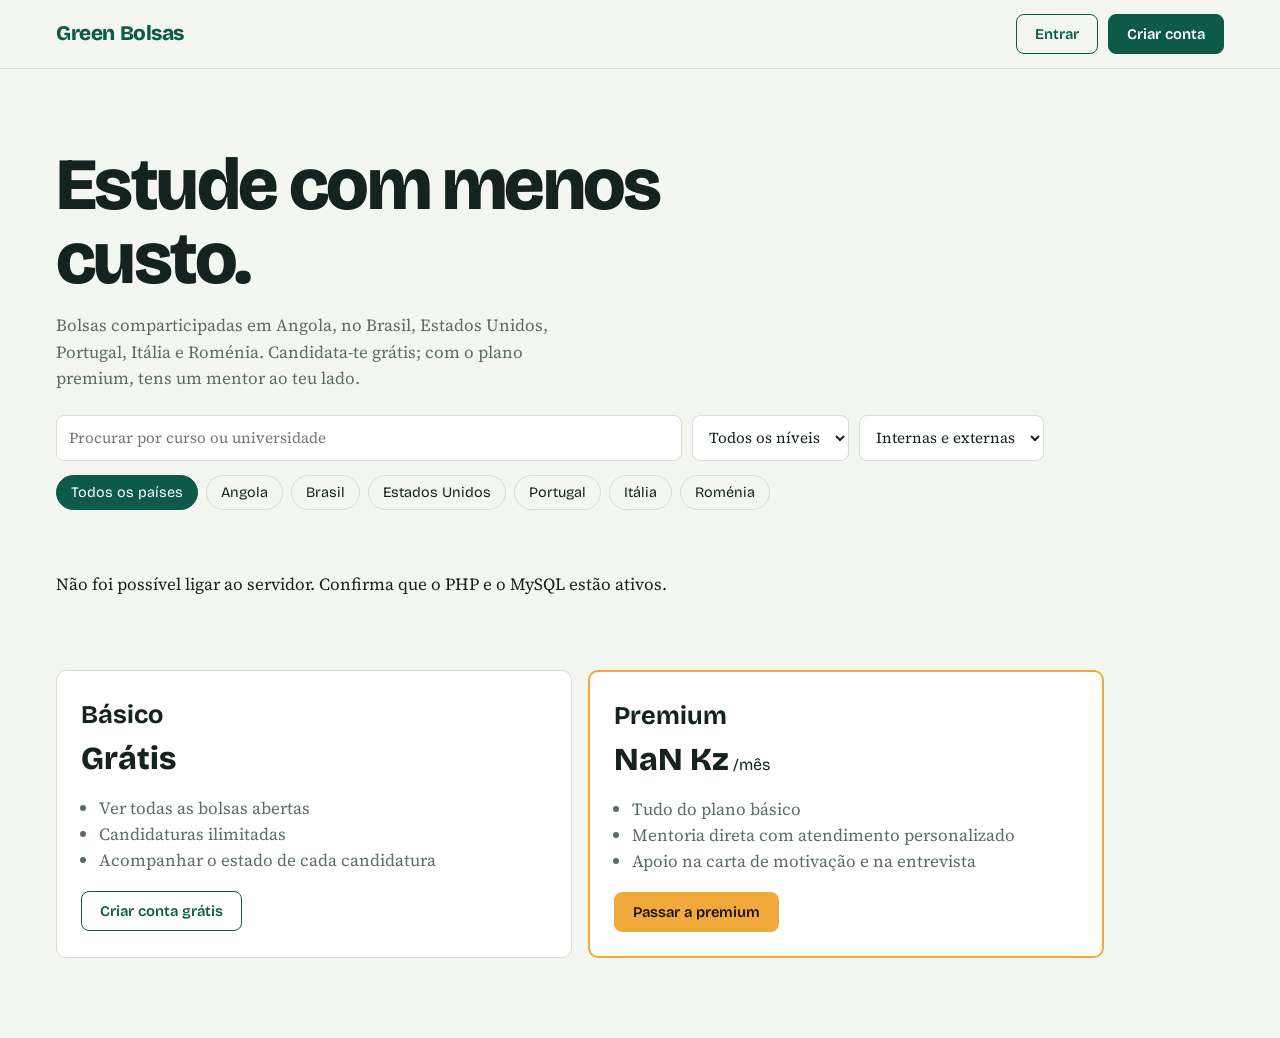
<file: Green-bolsas/index.html>
<!doctype html>
<html lang="pt">
<head>
<meta charset="utf-8">
<meta name="viewport" content="width=device-width,initial-scale=1">
<title>Passagem — Bolsas de estudo comparticipadas</title>
<link rel="preconnect" href="https://fonts.googleapis.com"><link rel="preconnect" href="https://fonts.gstatic.com" crossorigin>
<link href="https://fonts.googleapis.com/css2?family=Bricolage+Grotesque:opsz,wght@12..96,400;600;800&family=Source+Serif+4:wght@400;600&display=swap" rel="stylesheet">
<link rel="stylesheet" href="assets/style.css">
<link rel="icon" type="image/svg+xml" href="assets/favicon.svg">
</head>
<body>
<header class="top">
  <a class="brand" href="#">Green Bolsas</a>
  <nav id="nav"></nav>
</header>

<section class="hero">
  <h1>Estude com menos custo.</h1>
  <p>Bolsas comparticipadas em Angola, no Brasil, Estados Unidos, Portugal, Itália e Roménia. Candidata-te grátis; com o plano premium, tens um mentor ao teu lado.</p>
  <div class="filters">
    <input id="q" type="search" placeholder="Procurar por curso ou universidade" aria-label="Procurar">
    <select id="fLevel" aria-label="Nível"><option value="">Todos os níveis</option><option>Licenciatura</option><option>Pós-graduação</option><option>Mestrado</option><option>Doutoramento</option><option>Curso técnico</option></select>
    <select id="fScope" aria-label="Âmbito"><option value="">Internas e externas</option><option value="interna">Internas</option><option value="externa">Externas</option></select>
  </div>
  <div id="countries" class="chips" role="group" aria-label="País"></div>
</section>

<main>
  <div id="list" class="list" aria-live="polite"></div>
  <section id="plans" class="plans"></section>
  <section id="account" class="account" hidden></section>
  <section id="admin" class="account" hidden></section>
  <section id="mentorPanel" class="account" hidden></section>
  <section id="inbox" class="account" hidden></section>
</main>

<dialog id="dlg"><form method="dialog" id="dlgForm"></form></dialog>
<div id="toast" role="status"></div>
<script src="assets/app.js"></script>
</body>
</html>
</file>
<file: Green-bolsas/assets/style.css>
:root{--bg:#f4f6f1;--ink:#14231f;--mute:#5b6b65;--line:#d7ddd3;--forest:#0e5a49;--forest-d:#0a4034;--sun:#f0a93a;--card:#fff}
@media (prefers-color-scheme:dark){:root{--bg:#0e1815;--ink:#eaf1ec;--mute:#9fb0a8;--line:#27382f;--forest:#3fbf9c;--forest-d:#2fa583;--sun:#f0a93a;--card:#15241f}}
*{box-sizing:border-box}
body{margin:0;background:var(--bg);color:var(--ink);font:17px/1.55 "Source Serif 4",Georgia,serif}
h1,h2,h3,.brand,button,.chip,label,select,input,nav a{font-family:"Bricolage Grotesque",system-ui,sans-serif}
.top{display:flex;justify-content:space-between;align-items:center;padding:14px clamp(16px,5vw,56px);border-bottom:1px solid var(--line)}
.brand{font-weight:800;font-size:1.3rem;color:var(--forest);text-decoration:none;letter-spacing:-.02em}
nav{display:flex;gap:10px;align-items:center;flex-wrap:wrap}
nav span{color:var(--mute);font-size:.9rem}
.hero{padding:clamp(32px,7vw,80px) clamp(16px,5vw,56px) 16px;max-width:1100px}
.hero h1{font-size:clamp(2.2rem,6.5vw,4.6rem);line-height:1;letter-spacing:-.035em;font-weight:800;margin:0 0 16px;max-width:15ch}
.hero p{max-width:60ch;color:var(--mute);margin:0 0 24px}
.filters{display:flex;gap:10px;flex-wrap:wrap}
input,select,textarea{font:inherit;font-size:.95rem;padding:10px 12px;border:1px solid var(--line);border-radius:8px;background:var(--card);color:var(--ink)}
.filters input{flex:1 1 260px}
.chips{display:flex;gap:8px;flex-wrap:wrap;margin-top:14px}
.chip{border:1px solid var(--line);background:transparent;color:var(--ink);padding:8px 14px;border-radius:99px;cursor:pointer;font-size:.9rem}
.chip[aria-pressed=true]{background:var(--forest);border-color:var(--forest);color:#fff}
main{padding:8px clamp(16px,5vw,56px) 80px;max-width:1160px}
.list{display:grid;gap:14px;margin-top:20px}
.card{background:var(--card);border:1px solid var(--line);border-radius:10px;padding:20px;display:grid;grid-template-columns:1fr auto;gap:8px 24px}
.card h3{margin:0;font-size:1.2rem;letter-spacing:-.01em}
.meta{color:var(--mute);font-size:.9rem;margin:2px 0 8px}
.card p{margin:0;max-width:65ch}
.cov{text-align:right;min-width:110px}
.cov b{display:block;font:800 2.4rem/1 "Bricolage Grotesque",sans-serif;color:var(--forest)}
.cov small{color:var(--mute)}
.bar{height:6px;background:var(--line);border-radius:4px;margin-top:6px;overflow:hidden}.bar i{display:block;height:100%;background:var(--sun)}
.actions{grid-column:1/-1;display:flex;gap:10px;align-items:center;flex-wrap:wrap}
.tag{font:600 .78rem "Bricolage Grotesque",sans-serif;padding:3px 9px;border-radius:99px;background:var(--line)}
button.btn,a.btn{font-weight:600;font-size:.92rem;padding:10px 18px;border-radius:8px;border:1px solid var(--forest);background:var(--forest);color:#fff;cursor:pointer;text-decoration:none}
button.btn:hover{background:var(--forest-d)}
button.ghost{background:transparent;color:var(--forest)}
button.sun{background:var(--sun);border-color:var(--sun);color:#1b1305}
button:disabled{opacity:.55;cursor:default}
:focus-visible{outline:3px solid var(--sun);outline-offset:2px}
.plans{display:grid;grid-template-columns:repeat(auto-fit,minmax(280px,1fr));gap:16px;margin-top:56px}
.plan{border:1px solid var(--line);border-radius:10px;padding:24px;background:var(--card)}
.plan.pro{border:2px solid var(--sun)}
.plan h2{margin:0 0 4px}.plan .price{font:800 2rem "Bricolage Grotesque",sans-serif}
.plan ul{padding-left:18px;color:var(--mute)}
.account{margin-top:48px;padding:24px;border:1px solid var(--line);border-radius:10px;background:var(--card)}
.account h2{margin-top:0}
.account table{width:100%;border-collapse:collapse;font-size:.92rem}.account td{padding:8px 4px;border-top:1px solid var(--line)}
.tabs{display:flex;gap:8px;flex-wrap:wrap;margin:12px 0 20px}
.tablewrap{overflow:auto;margin:14px 0}
table th{text-align:left;padding:9px 8px;border-bottom:2px solid var(--line);font-family:"Bricolage Grotesque",sans-serif;font-size:.85rem}
.statgrid{display:grid;grid-template-columns:repeat(auto-fit,minmax(145px,1fr));gap:12px;margin:16px 0 28px}
.stat{display:grid;gap:4px;background:var(--card);border:1px solid var(--line);border-radius:10px;padding:16px}
.stat b{font:800 1.8rem "Bricolage Grotesque",sans-serif;color:var(--forest)}.stat span{color:var(--mute);font-size:.9rem}
.rowitem{padding:14px 0;border-top:1px solid var(--line)}.rowitem p{margin:7px 0;color:var(--mute)}
.formgrid{display:grid;grid-template-columns:repeat(auto-fit,minmax(210px,1fr));gap:12px;margin:18px 0}
.formgrid h3,.formgrid button{grid-column:1/-1}
.mentor-select{width:100%;min-height:44px;background-color:var(--card);font-family:"Bricolage Grotesque",system-ui,sans-serif}
.choice-group{min-width:0;margin:4px 0;padding:12px;border:1px solid var(--line);border-radius:12px;background:color-mix(in srgb,var(--card) 88%,var(--forest) 12%)}
.formgrid .choice-group{grid-column:1/-1}
.choice-group legend{padding:0 7px;font:700 .92rem "Bricolage Grotesque",system-ui,sans-serif;color:var(--ink)}
.choice-grid{display:flex;flex-wrap:wrap;gap:8px;max-height:145px;overflow:auto;padding:3px}
.choice-pill{display:inline-flex!important;position:relative;gap:0!important;margin:0;cursor:pointer;font:500 .82rem/1.2 "Bricolage Grotesque",system-ui,sans-serif}
.choice-pill input{position:absolute;width:1px;height:1px;opacity:0}
.choice-pill span{display:inline-flex;align-items:center;gap:6px;padding:8px 11px;border:1px solid var(--line);border-radius:999px;background:var(--card);color:var(--ink);transition:background .15s,border-color .15s,color .15s,transform .15s}
.choice-pill span::before{content:'+';display:grid;place-items:center;width:16px;height:16px;border-radius:50%;background:var(--bg);color:var(--mute);font-size:.85rem;font-weight:700}
.choice-pill:hover span{border-color:var(--forest);transform:translateY(-1px)}
.choice-pill input:checked+span{border-color:var(--forest);background:var(--forest);color:#fff;box-shadow:0 2px 7px rgba(14,90,73,.18)}
.choice-pill input:checked+span::before{content:'✓';background:rgba(255,255,255,.2);color:#fff}
.choice-pill input:focus-visible+span{outline:3px solid var(--sun);outline-offset:2px}
.fieldhint{display:block;margin-top:8px;color:var(--mute);font:400 .76rem/1.35 "Bricolage Grotesque",system-ui,sans-serif}
dialog form{max-height:78vh;overflow:auto}
.chatlog{max-height:50vh;overflow:auto;border:1px solid var(--line);border-radius:8px;padding:10px}.chatlog p{border-bottom:1px solid var(--line);padding:8px 0}
.unread{border-left:4px solid var(--sun);padding-left:12px}
dialog{border:1px solid var(--line);border-radius:12px;padding:24px;width:min(460px,92vw);background:var(--card);color:var(--ink)}
dialog::backdrop{background:rgba(10,20,16,.55)}
dialog form{display:grid;gap:12px}dialog h2{margin:0}
label{font-size:.85rem;font-weight:600;display:grid;gap:4px}
.err{color:#b3261e;font-size:.9rem;min-height:1.2em}
.row{display:flex;gap:10px;justify-content:flex-end}
#toast{position:fixed;left:50%;bottom:24px;transform:translateX(-50%) translateY(20px);background:var(--ink);color:var(--bg);padding:10px 18px;border-radius:8px;opacity:0;transition:.25s;pointer-events:none;font-family:"Bricolage Grotesque",sans-serif}
#toast.on{opacity:1;transform:translateX(-50%)}
@media (max-width:600px){.card{grid-template-columns:1fr}.cov{text-align:left}}
@media (prefers-reduced-motion:reduce){*{transition:none!important}}

/* v3: feedback, mentoria inline, palavra-passe */
#toast.ok{background:var(--forest);color:#fff}#toast.err{background:#b3261e;color:#fff}
input[aria-invalid],select[aria-invalid],textarea[aria-invalid]{border-color:#b3261e;box-shadow:0 0 0 2px rgba(179,38,30,.2)}
.err:not(:empty){background:rgba(179,38,30,.1);border-left:3px solid #b3261e;padding:8px 10px;border-radius:6px;color:#b3261e}
.pw{display:flex;gap:6px}.pw input{flex:1}.pw button{border:1px solid var(--line);border-radius:8px;padding:0 12px;background:transparent;color:var(--forest);cursor:pointer}
dialog a{color:var(--forest);font-weight:600}
.mentor-request{display:grid;gap:10px;margin-top:12px;padding:14px;border:1px dashed var(--line);border-radius:8px}
.mentor-request[hidden]{display:none}.mentor-request textarea,.mentor-request select{width:100%}

.locked{pointer-events:none;opacity:.75;background:var(--line)}

/* v7: formulário de bolsas */
dialog.wide{width:min(780px,95vw);max-height:92vh;overflow:auto}
.sch-form{display:grid;gap:14px}.step{border:1px solid var(--line);border-radius:12px;padding:16px;background:color-mix(in srgb,var(--card) 94%,var(--forest) 6%)}
.step h3{margin:0 0 12px;font-size:1rem;display:flex;align-items:center;gap:10px}
.step h3 i{display:grid;place-items:center;width:24px;height:24px;border-radius:50%;background:var(--forest);color:#fff;font:700 .8rem "Bricolage Grotesque",sans-serif;font-style:normal}
.two,.three{display:grid;gap:12px}.two{grid-template-columns:repeat(2,1fr)}.three{grid-template-columns:repeat(3,1fr)}.full{grid-column:1/-1}
.two select,.three select,.two input,.two textarea{width:100%}.hint{font-weight:400;color:var(--mute)}
.scope-cards{display:grid;grid-template-columns:1fr 1fr;gap:12px}.scope-card{cursor:pointer;display:block!important}
.scope-card input{position:absolute;opacity:0}.scope-card span{display:grid;gap:2px;padding:14px;border:2px solid var(--line);border-radius:12px;background:var(--card);transition:.15s}
.scope-card i{font-style:normal;font-size:1.4rem}.scope-card small{color:var(--mute);font-weight:400}
.scope-card:hover span{border-color:var(--forest)}.scope-card input:checked+span{border-color:var(--forest);background:color-mix(in srgb,var(--forest) 12%,var(--card))}
.scope-card input:focus-visible+span{outline:3px solid var(--sun);outline-offset:2px}
@media(max-width:620px){.two,.three,.scope-cards{grid-template-columns:1fr}}
/* v7: painel administrativo */
#admin{padding:0;overflow:hidden}#admin>h2{margin:0;padding:22px 24px 14px;font-size:1.5rem;letter-spacing:-.02em}
#adminTabs{margin:0;padding:0 16px;gap:2px;border-bottom:1px solid var(--line);overflow-x:auto;flex-wrap:nowrap}
#adminTabs .btn{border-radius:8px 8px 0 0;border-color:transparent;white-space:nowrap;margin-bottom:-1px}
#adminTabs .btn.ghost{background:transparent;color:var(--mute)}#adminTabs .btn.ghost:hover{color:var(--forest);background:color-mix(in srgb,var(--forest) 8%,transparent)}
#adminContent{padding:22px 24px 30px}
.statgrid{display:grid;grid-template-columns:repeat(auto-fit,minmax(150px,1fr));gap:12px;margin-bottom:24px}
.stat{padding:16px;border:1px solid var(--line);border-radius:12px;background:var(--card);display:grid;gap:2px;border-top:3px solid var(--forest)}
.stat b{font:800 2rem/1.1 "Bricolage Grotesque",sans-serif;color:var(--forest)}.stat span{color:var(--mute);font-size:.85rem}
.toolbar{display:flex;justify-content:space-between;align-items:center;gap:12px;margin-bottom:12px}.toolbar h3{margin:0}
.rowitem{border:1px solid var(--line);border-radius:12px;padding:14px 16px;margin-bottom:10px;background:var(--card);transition:.15s}.rowitem:hover{border-color:var(--forest)}
.rowitem.sch{display:flex;flex-wrap:wrap;align-items:center;gap:10px 14px}.sch-main{flex:1 1 260px;display:grid}.sch-main small{color:var(--mute)}
.sch-tags{display:flex;gap:6px;flex-wrap:wrap}.badge{font:700 .74rem "Bricolage Grotesque",sans-serif;padding:3px 10px;border-radius:99px;text-transform:uppercase;letter-spacing:.03em}
.badge.published{background:#d7f0e4;color:#0a4034}.badge.draft{background:#fdecc8;color:#6b4a00}.badge.suspended{background:#f6d4d1;color:#7a1b14}
.btn.danger{background:transparent;color:#b3261e;border-color:#b3261e}.btn.danger:hover{background:#b3261e;color:#fff}
.rowitem .btn{padding:7px 12px;font-size:.85rem}.empty{padding:28px;text-align:center;color:var(--mute);border:1px dashed var(--line);border-radius:12px}
.tablewrap table{width:100%;border-collapse:collapse;font-size:.9rem}.tablewrap th{text-align:left;font:700 .75rem "Bricolage Grotesque",sans-serif;text-transform:uppercase;letter-spacing:.05em;color:var(--mute);padding:10px 8px;border-bottom:2px solid var(--line);position:sticky;top:0;background:var(--card)}
.tablewrap td{padding:10px 8px;border-bottom:1px solid var(--line)}.tablewrap tr:nth-child(even) td{background:color-mix(in srgb,var(--card) 95%,var(--forest) 5%)}
@media(max-width:600px){#adminContent,#admin>h2{padding-left:14px;padding-right:14px}}
</file>
